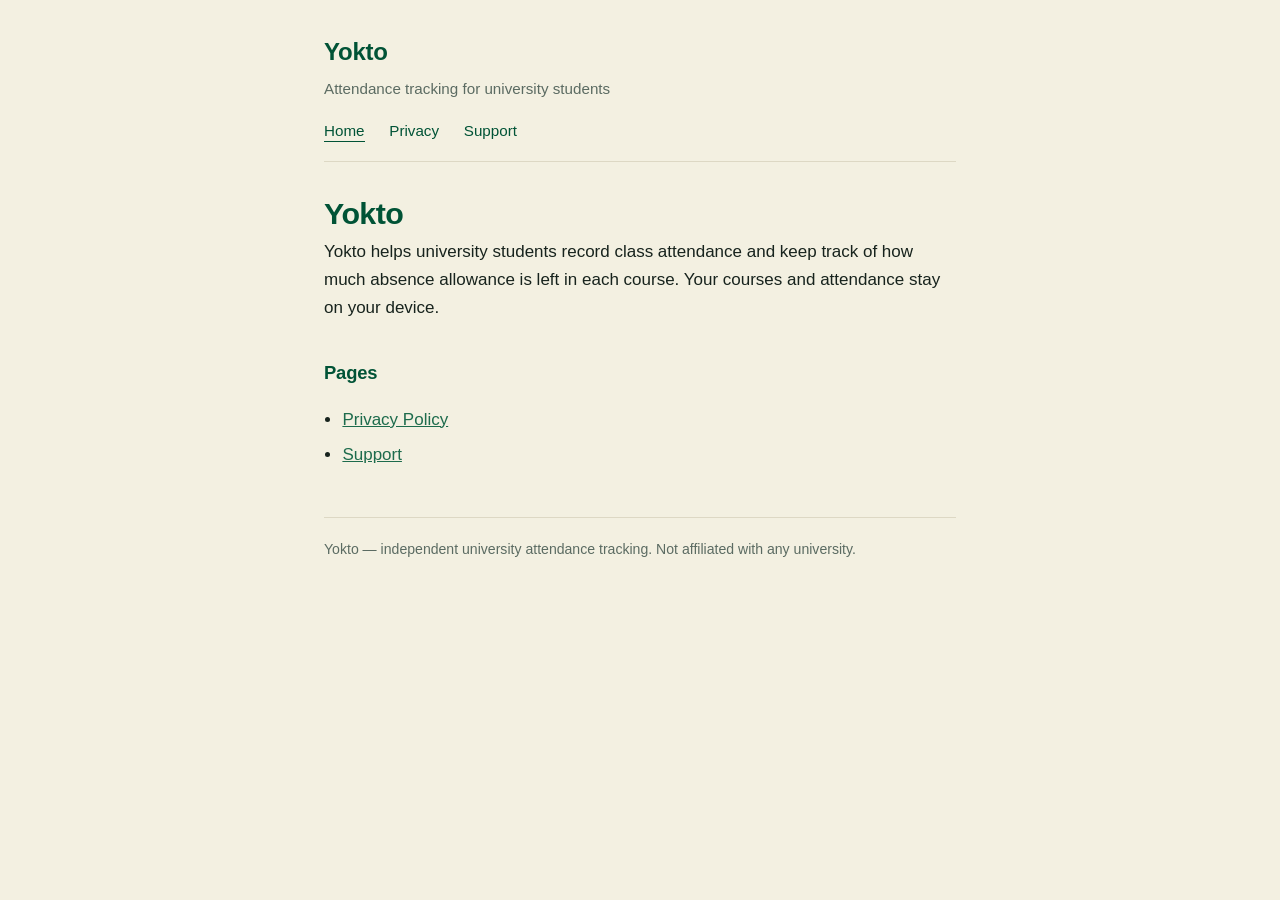
<file: index.html>
<!doctype html>
<html lang="en">
<head>
<meta charset="utf-8">
<meta name="viewport" content="width=device-width, initial-scale=1">
<title>Yokto</title>
<meta name="description" content="Yokto — attendance tracking for university students.">
<link rel="stylesheet" href="assets/style.css">
</head>
<body>
<div class="wrap">
<header>
  <a class="brand" href="./">Yokto</a>
  <p class="tagline">Attendance tracking for university students</p>
  <nav>
    <a href="./" aria-current="page">Home</a>
    <a href="privacy/">Privacy</a>
    <a href="support/">Support</a>
  </nav>
</header>

<main>
<h1>Yokto</h1>
<p>Yokto helps university students record class attendance and keep track of how much
absence allowance is left in each course. Your courses and attendance stay on your device.</p>

<h2>Pages</h2>
<ul>
  <li><a href="privacy/">Privacy Policy</a></li>
  <li><a href="support/">Support</a></li>
</ul>
</main>

<footer>
  <p>Yokto — independent university attendance tracking. Not affiliated with any university.</p>
</footer>
</div>
</body>
</html>
</file>
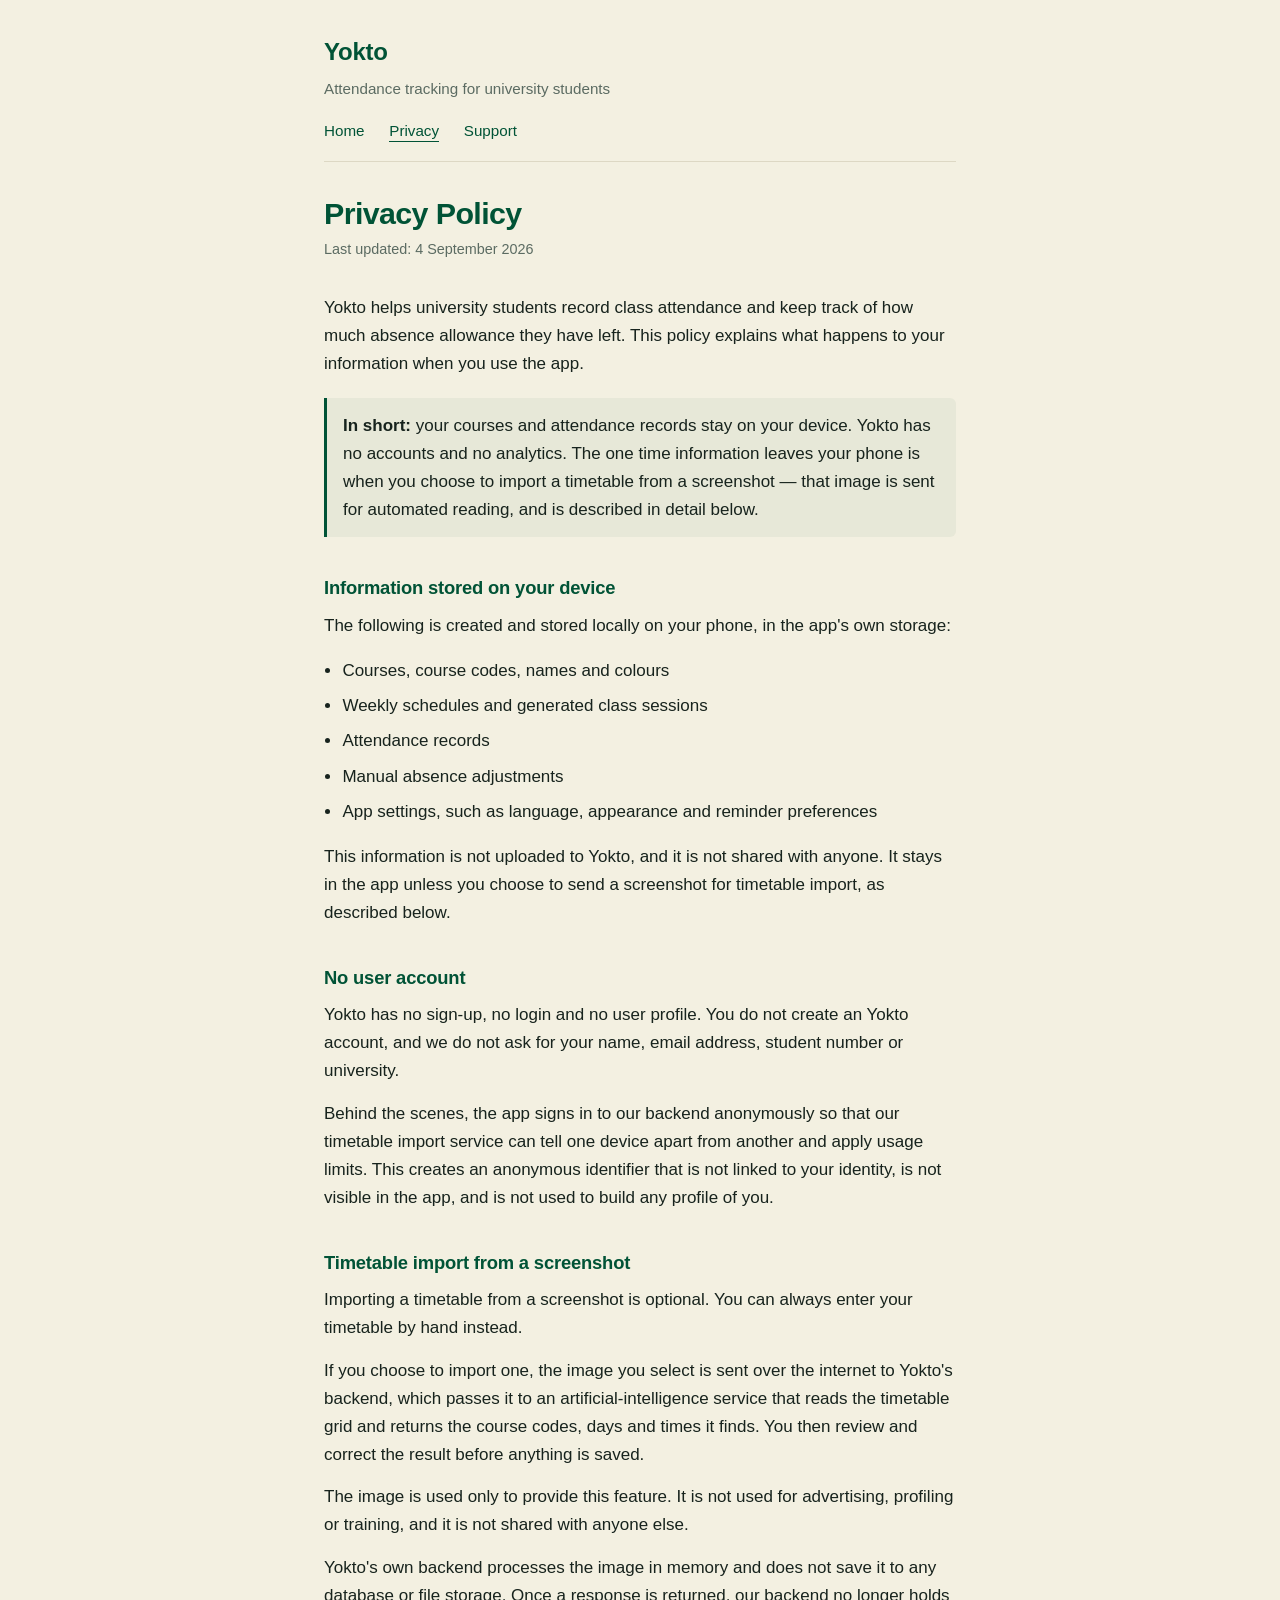
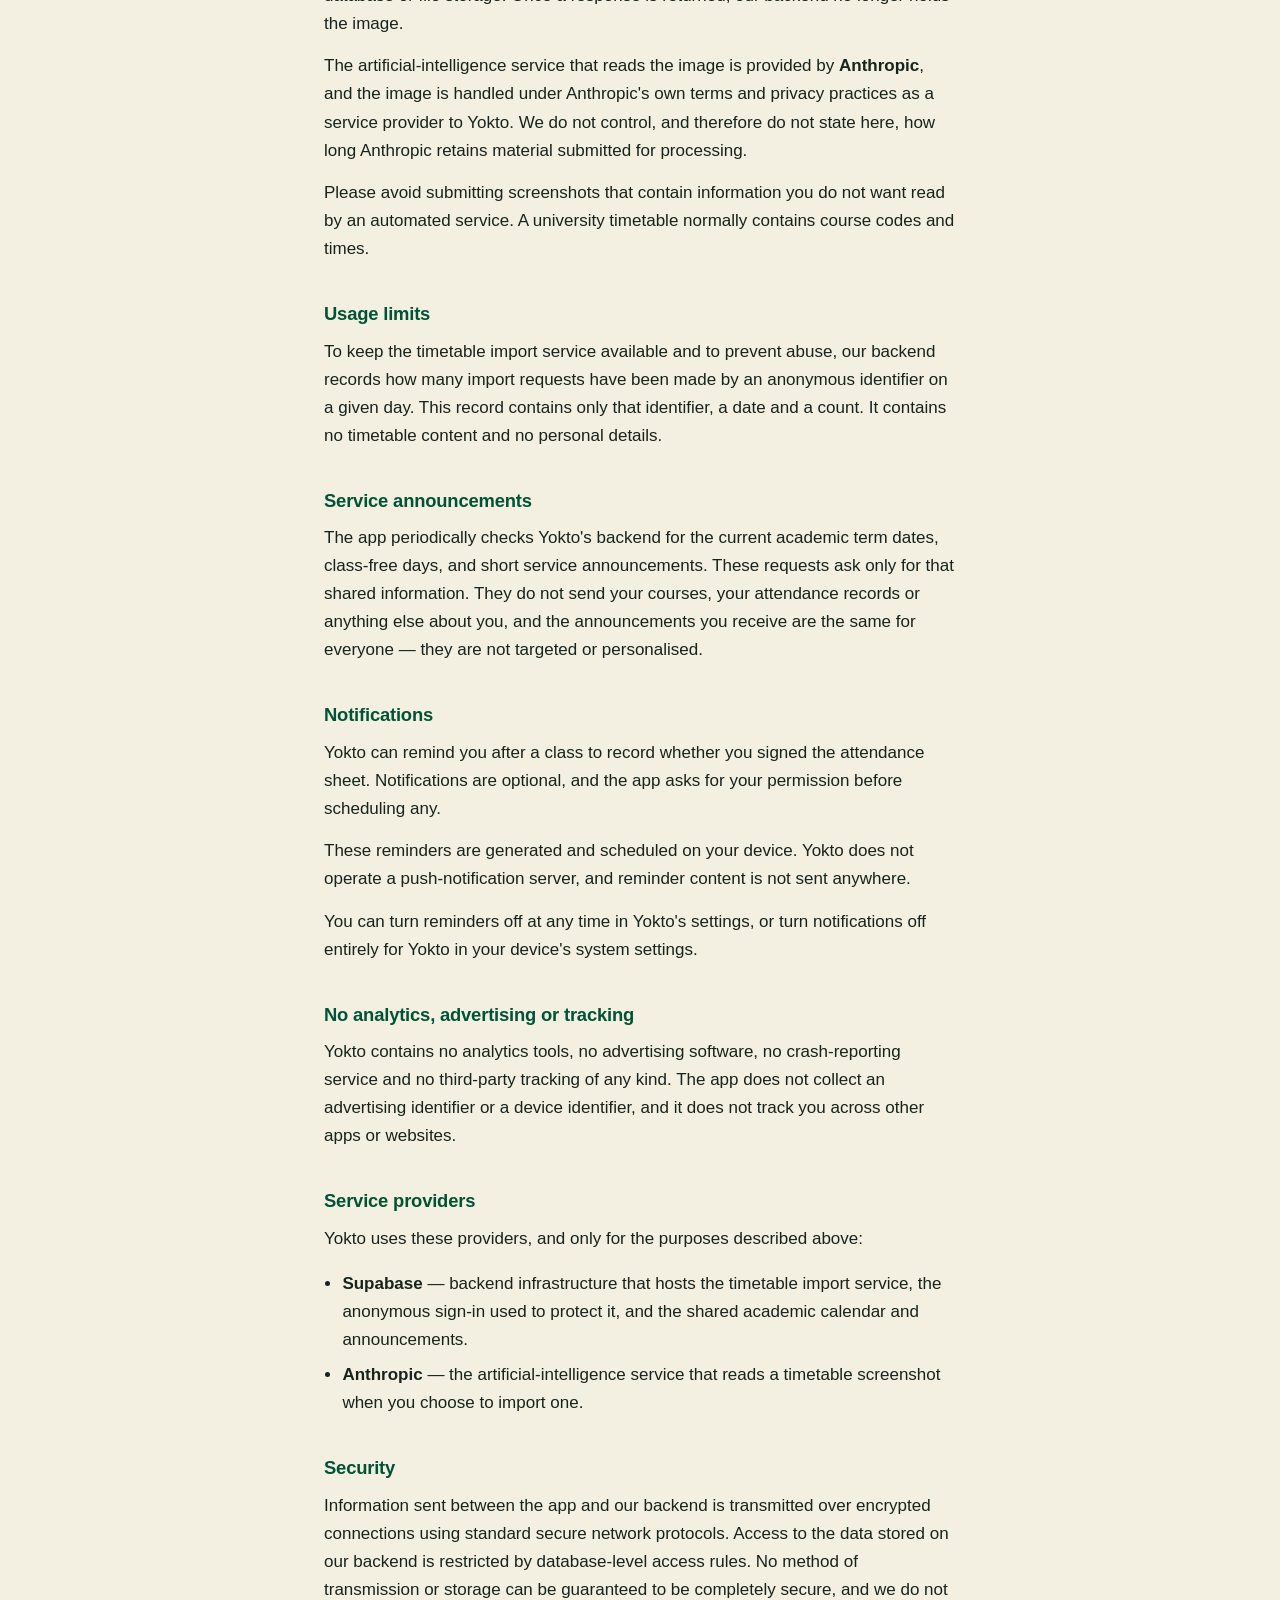
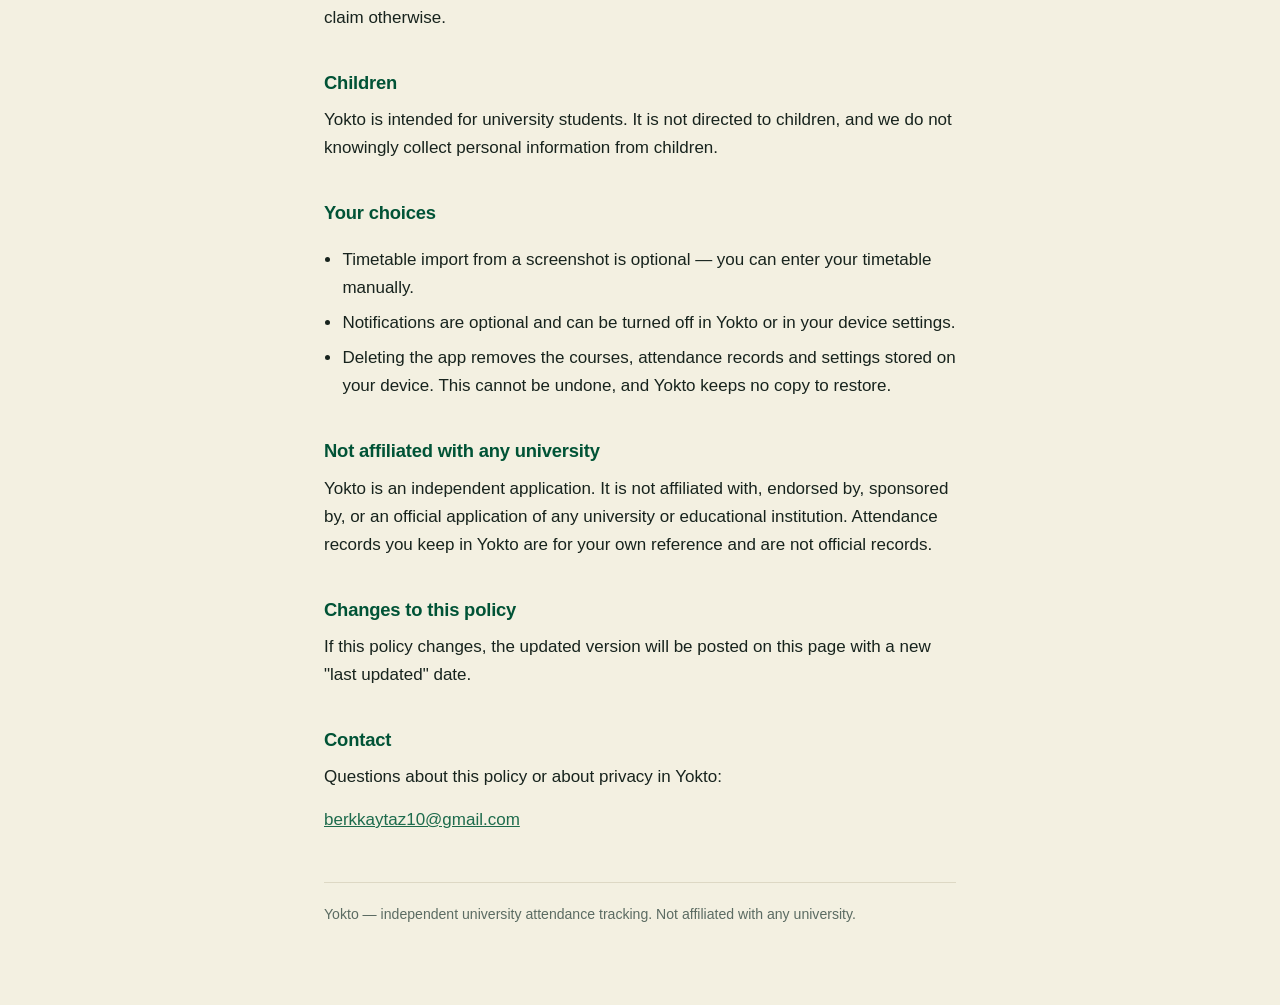
<file: privacy/index.html>
<!doctype html>
<html lang="en">
<head>
<meta charset="utf-8">
<meta name="viewport" content="width=device-width, initial-scale=1">
<title>Privacy Policy — Yokto</title>
<meta name="description" content="Privacy policy for Yokto, a university attendance tracking app.">
<link rel="stylesheet" href="../assets/style.css">
</head>
<body>
<div class="wrap">
<header>
  <a class="brand" href="../">Yokto</a>
  <p class="tagline">Attendance tracking for university students</p>
  <nav>
    <a href="../">Home</a>
    <a href="../privacy/" aria-current="page">Privacy</a>
    <a href="../support/">Support</a>
  </nav>
</header>

<main>
<h1>Privacy Policy</h1>
<p class="updated">Last updated: 4 September 2026</p>

<p>Yokto helps university students record class attendance and keep track of how much
absence allowance they have left. This policy explains what happens to your information
when you use the app.</p>

<div class="note">
  <p><strong>In short:</strong> your courses and attendance records stay on your device.
  Yokto has no accounts and no analytics. The one time information leaves your phone is
  when you choose to import a timetable from a screenshot — that image is sent for
  automated reading, and is described in detail below.</p>
</div>

<h2>Information stored on your device</h2>
<p>The following is created and stored locally on your phone, in the app's own storage:</p>
<ul>
  <li>Courses, course codes, names and colours</li>
  <li>Weekly schedules and generated class sessions</li>
  <li>Attendance records</li>
  <li>Manual absence adjustments</li>
  <li>App settings, such as language, appearance and reminder preferences</li>
</ul>
<p>This information is not uploaded to Yokto, and it is not shared with anyone. It stays
in the app unless you choose to send a screenshot for timetable import, as described below.</p>

<h2>No user account</h2>
<p>Yokto has no sign-up, no login and no user profile. You do not create an Yokto
account, and we do not ask for your name, email address, student number or university.</p>
<p>Behind the scenes, the app signs in to our backend anonymously so that our timetable
import service can tell one device apart from another and apply usage limits. This creates
an anonymous identifier that is not linked to your identity, is not visible in the app, and
is not used to build any profile of you.</p>

<h2>Timetable import from a screenshot</h2>
<p>Importing a timetable from a screenshot is optional. You can always enter your timetable
by hand instead.</p>
<p>If you choose to import one, the image you select is sent over the internet to Yokto's
backend, which passes it to an artificial-intelligence service that reads the timetable grid
and returns the course codes, days and times it finds. You then review and correct the
result before anything is saved.</p>
<p>The image is used only to provide this feature. It is not used for advertising, profiling
or training, and it is not shared with anyone else.</p>
<p>Yokto's own backend processes the image in memory and does not save it to any database
or file storage. Once a response is returned, our backend no longer holds the image.</p>
<p>The artificial-intelligence service that reads the image is provided by
<strong>Anthropic</strong>, and the image is handled under Anthropic's own terms and privacy
practices as a service provider to Yokto. We do not control, and therefore do not state
here, how long Anthropic retains material submitted for processing.</p>
<p>Please avoid submitting screenshots that contain information you do not want read by an
automated service. A university timetable normally contains course codes and times.</p>

<h2>Usage limits</h2>
<p>To keep the timetable import service available and to prevent abuse, our backend records
how many import requests have been made by an anonymous identifier on a given day. This
record contains only that identifier, a date and a count. It contains no timetable content
and no personal details.</p>

<h2>Service announcements</h2>
<p>The app periodically checks Yokto's backend for the current academic term dates,
class-free days, and short service announcements. These requests ask only for that shared
information. They do not send your courses, your attendance records or anything else about
you, and the announcements you receive are the same for everyone — they are not targeted
or personalised.</p>

<h2>Notifications</h2>
<p>Yokto can remind you after a class to record whether you signed the attendance sheet.
Notifications are optional, and the app asks for your permission before scheduling any.</p>
<p>These reminders are generated and scheduled on your device. Yokto does not operate a
push-notification server, and reminder content is not sent anywhere.</p>
<p>You can turn reminders off at any time in Yokto's settings, or turn notifications off
entirely for Yokto in your device's system settings.</p>

<h2>No analytics, advertising or tracking</h2>
<p>Yokto contains no analytics tools, no advertising software, no crash-reporting service
and no third-party tracking of any kind. The app does not collect an advertising identifier
or a device identifier, and it does not track you across other apps or websites.</p>

<h2>Service providers</h2>
<p>Yokto uses these providers, and only for the purposes described above:</p>
<ul>
  <li><strong>Supabase</strong> — backend infrastructure that hosts the timetable import
  service, the anonymous sign-in used to protect it, and the shared academic calendar and
  announcements.</li>
  <li><strong>Anthropic</strong> — the artificial-intelligence service that reads a
  timetable screenshot when you choose to import one.</li>
</ul>

<h2>Security</h2>
<p>Information sent between the app and our backend is transmitted over encrypted
connections using standard secure network protocols. Access to the data stored on our
backend is restricted by database-level access rules. No method of transmission or storage
can be guaranteed to be completely secure, and we do not claim otherwise.</p>

<h2>Children</h2>
<p>Yokto is intended for university students. It is not directed to children, and we do
not knowingly collect personal information from children.</p>

<h2>Your choices</h2>
<ul>
  <li>Timetable import from a screenshot is optional — you can enter your timetable manually.</li>
  <li>Notifications are optional and can be turned off in Yokto or in your device settings.</li>
  <li>Deleting the app removes the courses, attendance records and settings stored on your
  device. This cannot be undone, and Yokto keeps no copy to restore.</li>
</ul>

<h2>Not affiliated with any university</h2>
<p>Yokto is an independent application. It is not affiliated with, endorsed by, sponsored
by, or an official application of any university or educational institution. Attendance
records you keep in Yokto are for your own reference and are not official records.</p>

<h2>Changes to this policy</h2>
<p>If this policy changes, the updated version will be posted on this page with a new
"last updated" date.</p>

<h2>Contact</h2>
<p>Questions about this policy or about privacy in Yokto:</p>
<p><a href="mailto:berkkaytaz10@gmail.com">berkkaytaz10@gmail.com</a></p>
</main>

<footer>
  <p>Yokto — independent university attendance tracking. Not affiliated with any university.</p>
</footer>
</div>
</body>
</html>
</file>
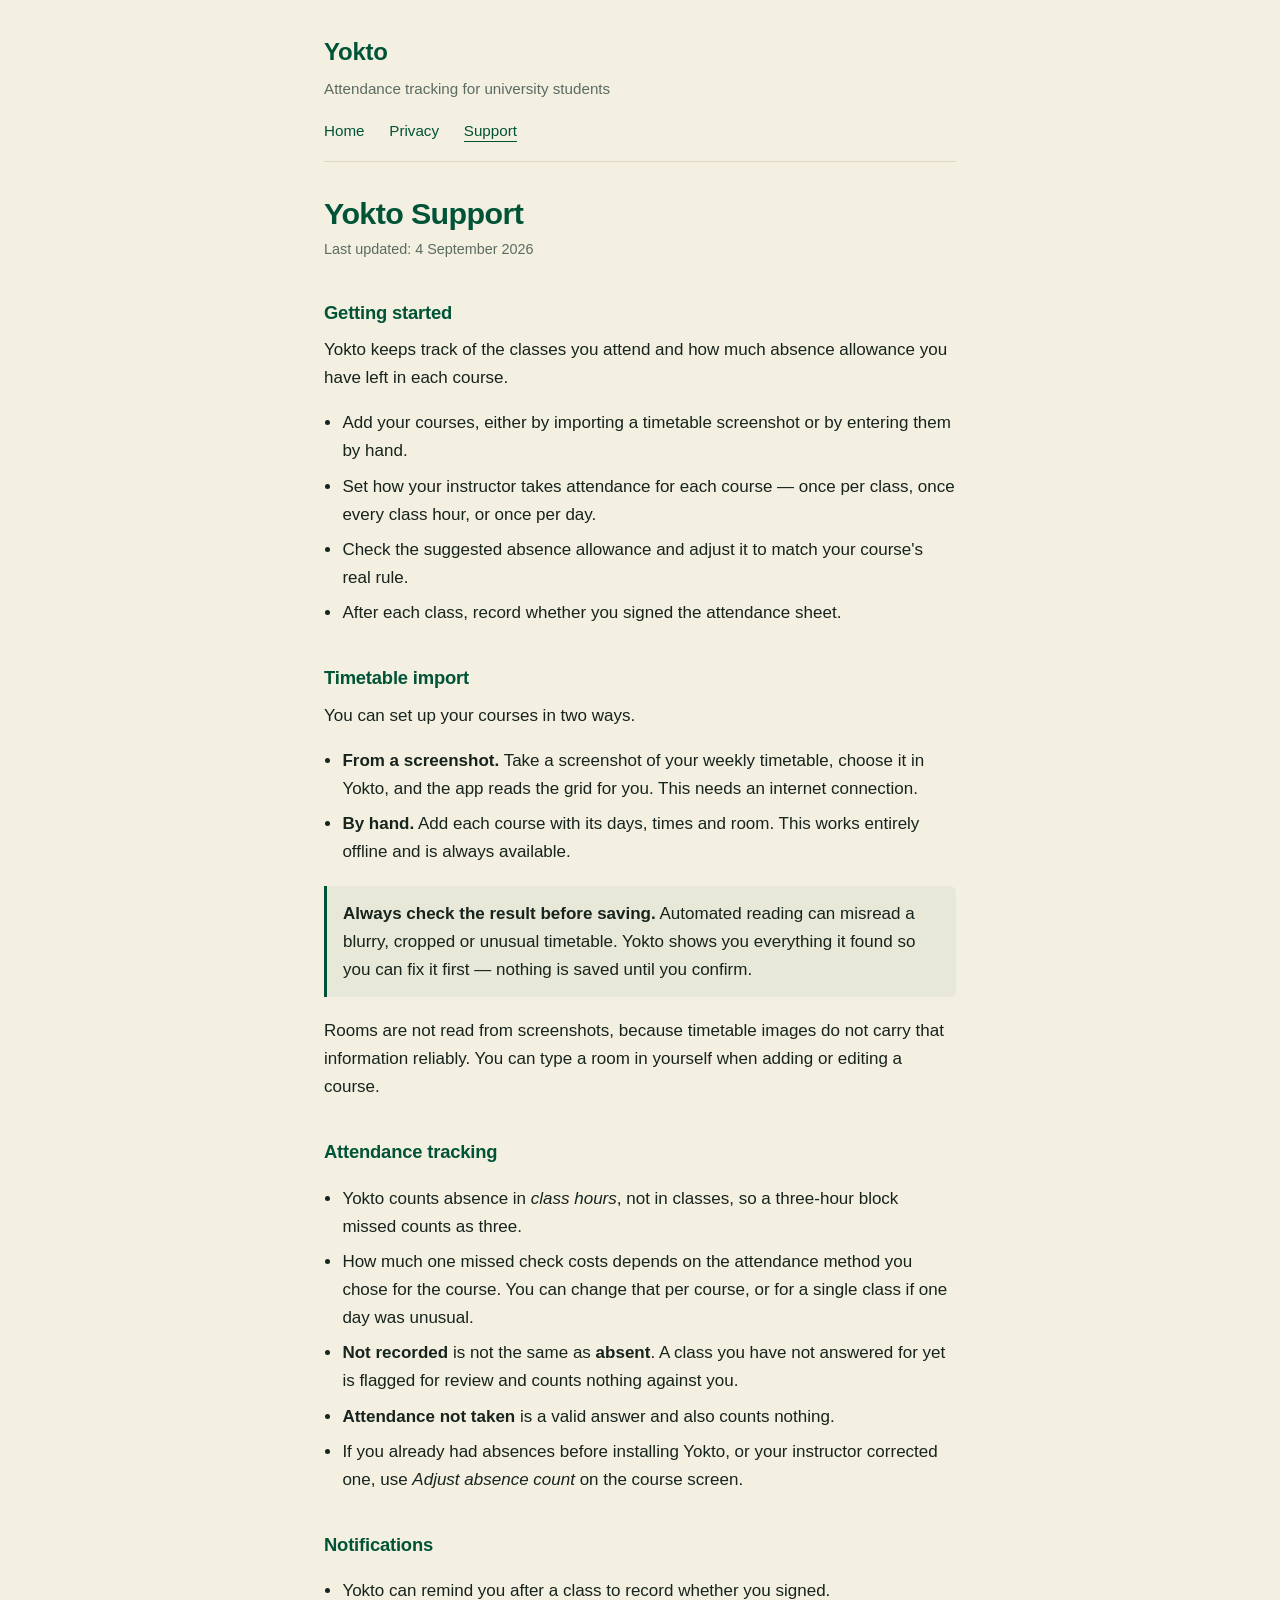
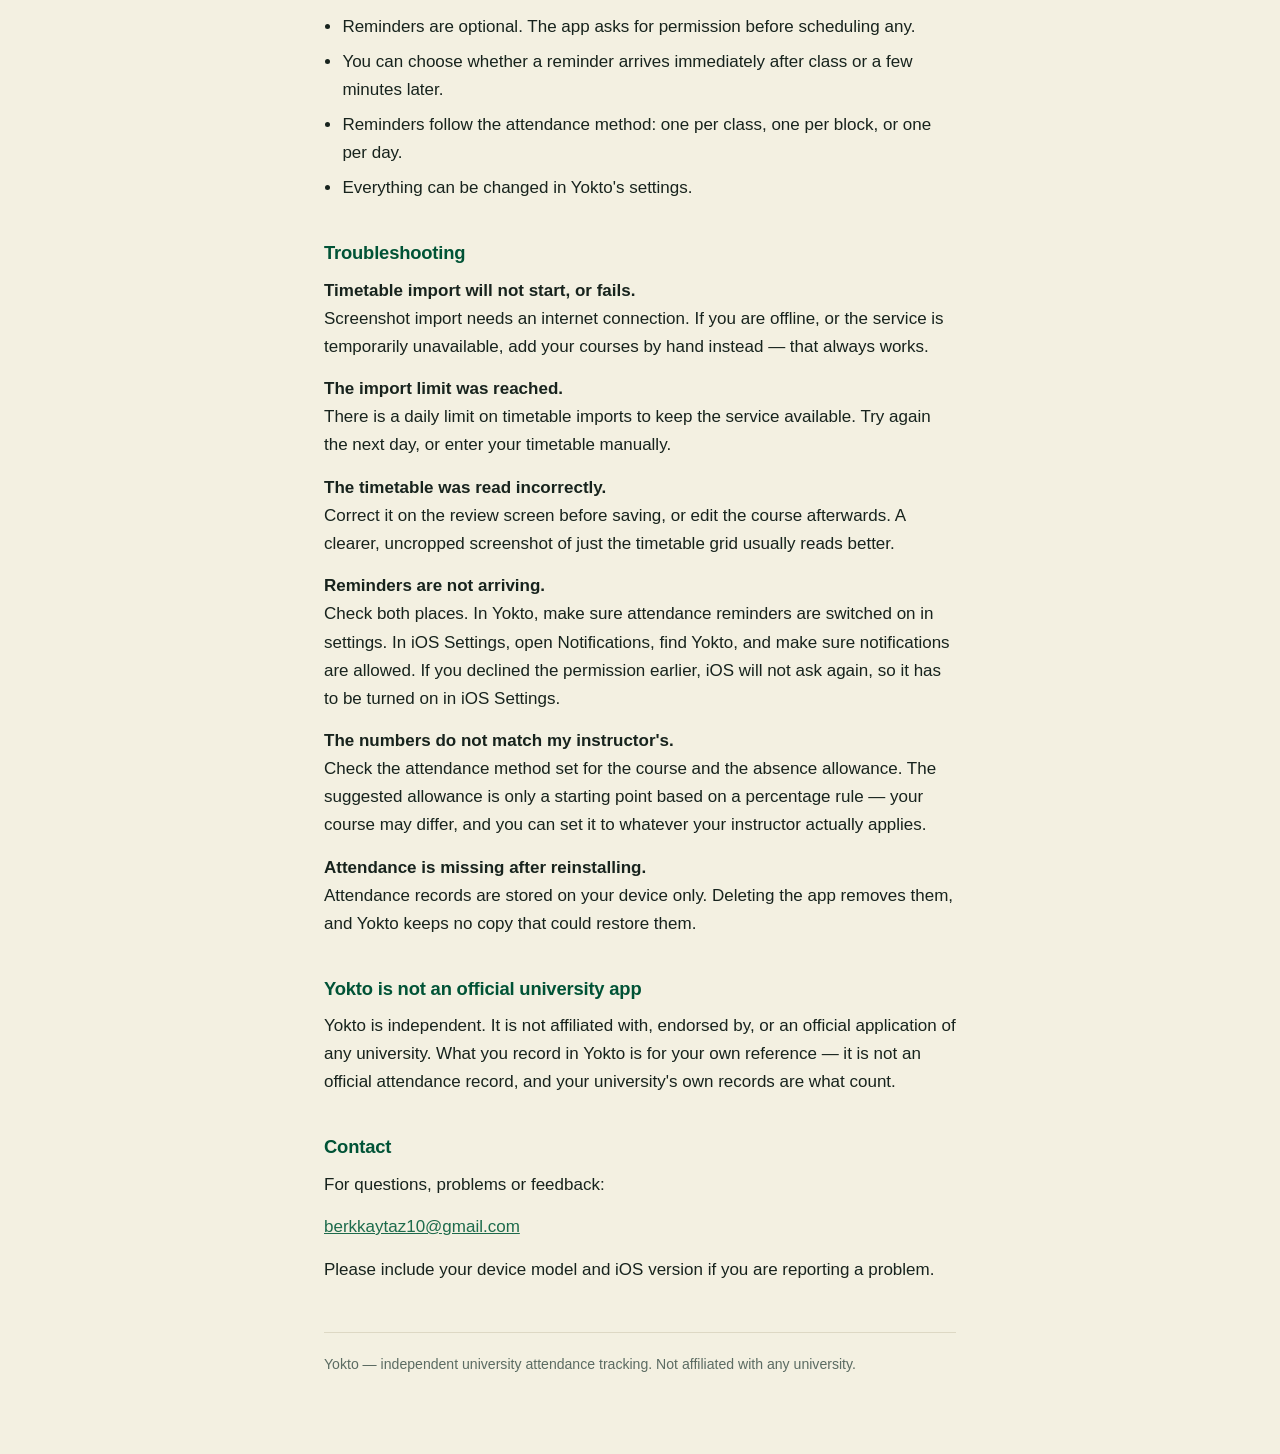
<file: support/index.html>
<!doctype html>
<html lang="en">
<head>
<meta charset="utf-8">
<meta name="viewport" content="width=device-width, initial-scale=1">
<title>Support — Yokto</title>
<meta name="description" content="Help and support for Yokto, a university attendance tracking app.">
<link rel="stylesheet" href="../assets/style.css">
</head>
<body>
<div class="wrap">
<header>
  <a class="brand" href="../">Yokto</a>
  <p class="tagline">Attendance tracking for university students</p>
  <nav>
    <a href="../">Home</a>
    <a href="../privacy/">Privacy</a>
    <a href="../support/" aria-current="page">Support</a>
  </nav>
</header>

<main>
<h1>Yokto Support</h1>
<p class="updated">Last updated: 4 September 2026</p>

<h2>Getting started</h2>
<p>Yokto keeps track of the classes you attend and how much absence allowance you have
left in each course.</p>
<ul>
  <li>Add your courses, either by importing a timetable screenshot or by entering them by hand.</li>
  <li>Set how your instructor takes attendance for each course — once per class, once every
  class hour, or once per day.</li>
  <li>Check the suggested absence allowance and adjust it to match your course's real rule.</li>
  <li>After each class, record whether you signed the attendance sheet.</li>
</ul>

<h2>Timetable import</h2>
<p>You can set up your courses in two ways.</p>
<ul>
  <li><strong>From a screenshot.</strong> Take a screenshot of your weekly timetable, choose
  it in Yokto, and the app reads the grid for you. This needs an internet connection.</li>
  <li><strong>By hand.</strong> Add each course with its days, times and room. This works
  entirely offline and is always available.</li>
</ul>
<div class="note">
  <p><strong>Always check the result before saving.</strong> Automated reading can misread a
  blurry, cropped or unusual timetable. Yokto shows you everything it found so you can fix
  it first — nothing is saved until you confirm.</p>
</div>
<p>Rooms are not read from screenshots, because timetable images do not carry that
information reliably. You can type a room in yourself when adding or editing a course.</p>

<h2>Attendance tracking</h2>
<ul>
  <li>Yokto counts absence in <em>class hours</em>, not in classes, so a three-hour block
  missed counts as three.</li>
  <li>How much one missed check costs depends on the attendance method you chose for the
  course. You can change that per course, or for a single class if one day was unusual.</li>
  <li><strong>Not recorded</strong> is not the same as <strong>absent</strong>. A class you
  have not answered for yet is flagged for review and counts nothing against you.</li>
  <li><strong>Attendance not taken</strong> is a valid answer and also counts nothing.</li>
  <li>If you already had absences before installing Yokto, or your instructor corrected
  one, use <em>Adjust absence count</em> on the course screen.</li>
</ul>

<h2>Notifications</h2>
<ul>
  <li>Yokto can remind you after a class to record whether you signed.</li>
  <li>Reminders are optional. The app asks for permission before scheduling any.</li>
  <li>You can choose whether a reminder arrives immediately after class or a few minutes later.</li>
  <li>Reminders follow the attendance method: one per class, one per block, or one per day.</li>
  <li>Everything can be changed in Yokto's settings.</li>
</ul>

<h2>Troubleshooting</h2>

<p><strong>Timetable import will not start, or fails.</strong><br>
Screenshot import needs an internet connection. If you are offline, or the service is
temporarily unavailable, add your courses by hand instead — that always works.</p>

<p><strong>The import limit was reached.</strong><br>
There is a daily limit on timetable imports to keep the service available. Try again the
next day, or enter your timetable manually.</p>

<p><strong>The timetable was read incorrectly.</strong><br>
Correct it on the review screen before saving, or edit the course afterwards. A clearer,
uncropped screenshot of just the timetable grid usually reads better.</p>

<p><strong>Reminders are not arriving.</strong><br>
Check both places. In Yokto, make sure attendance reminders are switched on in settings.
In iOS Settings, open Notifications, find Yokto, and make sure notifications are allowed.
If you declined the permission earlier, iOS will not ask again, so it has to be turned on in
iOS Settings.</p>

<p><strong>The numbers do not match my instructor's.</strong><br>
Check the attendance method set for the course and the absence allowance. The suggested
allowance is only a starting point based on a percentage rule — your course may differ, and
you can set it to whatever your instructor actually applies.</p>

<p><strong>Attendance is missing after reinstalling.</strong><br>
Attendance records are stored on your device only. Deleting the app removes them, and
Yokto keeps no copy that could restore them.</p>

<h2>Yokto is not an official university app</h2>
<p>Yokto is independent. It is not affiliated with, endorsed by, or an official
application of any university. What you record in Yokto is for your own reference — it is
not an official attendance record, and your university's own records are what count.</p>

<h2>Contact</h2>
<p>For questions, problems or feedback:</p>
<p><a href="mailto:berkkaytaz10@gmail.com">berkkaytaz10@gmail.com</a></p>
<p>Please include your device model and iOS version if you are reporting a problem.</p>
</main>

<footer>
  <p>Yokto — independent university attendance tracking. Not affiliated with any university.</p>
</footer>
</div>
</body>
</html>
</file>
<file: assets/style.css>
/* Yokto site — brand colours matching the app icon:
   cream #F3F0E1 ground, deep green #005336 mark. */
:root {
  --green: #005336;
  --green-soft: #1d6b4c;
  --cream: #f3f0e1;
  --ink: #17231d;
  --muted: #5b6b62;
  --rule: #ddd8c4;
  --measure: 42rem;
}

* { box-sizing: border-box; }

html { -webkit-text-size-adjust: 100%; }

body {
  margin: 0;
  background: var(--cream);
  color: var(--ink);
  font: 400 17px/1.65 -apple-system, BlinkMacSystemFont, "Segoe UI", Roboto,
        Helvetica, Arial, sans-serif;
}

.wrap {
  max-width: var(--measure);
  margin: 0 auto;
  padding: 2rem 1.25rem 4rem;
}

header {
  border-bottom: 1px solid var(--rule);
  padding-bottom: 1rem;
  margin-bottom: 2rem;
}

.brand {
  display: inline-block;
  color: var(--green);
  font-size: 1.5rem;
  font-weight: 600;
  letter-spacing: -0.01em;
  text-decoration: none;
}

.tagline {
  margin: 0.25rem 0 0;
  color: var(--muted);
  font-size: 0.95rem;
}

nav { margin-top: 1rem; }

nav a {
  color: var(--green);
  text-decoration: none;
  font-size: 0.95rem;
  font-weight: 500;
  margin-right: 1.25rem;
  border-bottom: 1px solid transparent;
  padding-bottom: 2px;
}

nav a:hover,
nav a:focus { border-bottom-color: var(--green); }

nav a[aria-current="page"] {
  border-bottom-color: var(--green);
  cursor: default;
}

h1 {
  color: var(--green);
  font-size: 1.9rem;
  line-height: 1.25;
  letter-spacing: -0.02em;
  margin: 0 0 0.4rem;
}

h2 {
  color: var(--green);
  font-size: 1.15rem;
  margin: 2.25rem 0 0.5rem;
  letter-spacing: -0.01em;
}

p, li { margin: 0 0 0.9rem; }

ul { padding-left: 1.15rem; }

li { margin-bottom: 0.45rem; }

a { color: var(--green-soft); }

.updated {
  color: var(--muted);
  font-size: 0.9rem;
  margin: 0 0 2rem;
}

.note {
  background: rgba(0, 83, 54, 0.05);
  border-left: 3px solid var(--green);
  padding: 0.85rem 1rem;
  margin: 1.25rem 0;
  border-radius: 0 6px 6px 0;
}

.note p:last-child { margin-bottom: 0; }

footer {
  border-top: 1px solid var(--rule);
  margin-top: 3rem;
  padding-top: 1.25rem;
  color: var(--muted);
  font-size: 0.88rem;
}

@media (max-width: 480px) {
  body { font-size: 16px; }
  .wrap { padding: 1.5rem 1.1rem 3rem; }
  h1 { font-size: 1.6rem; }
}
</file>
